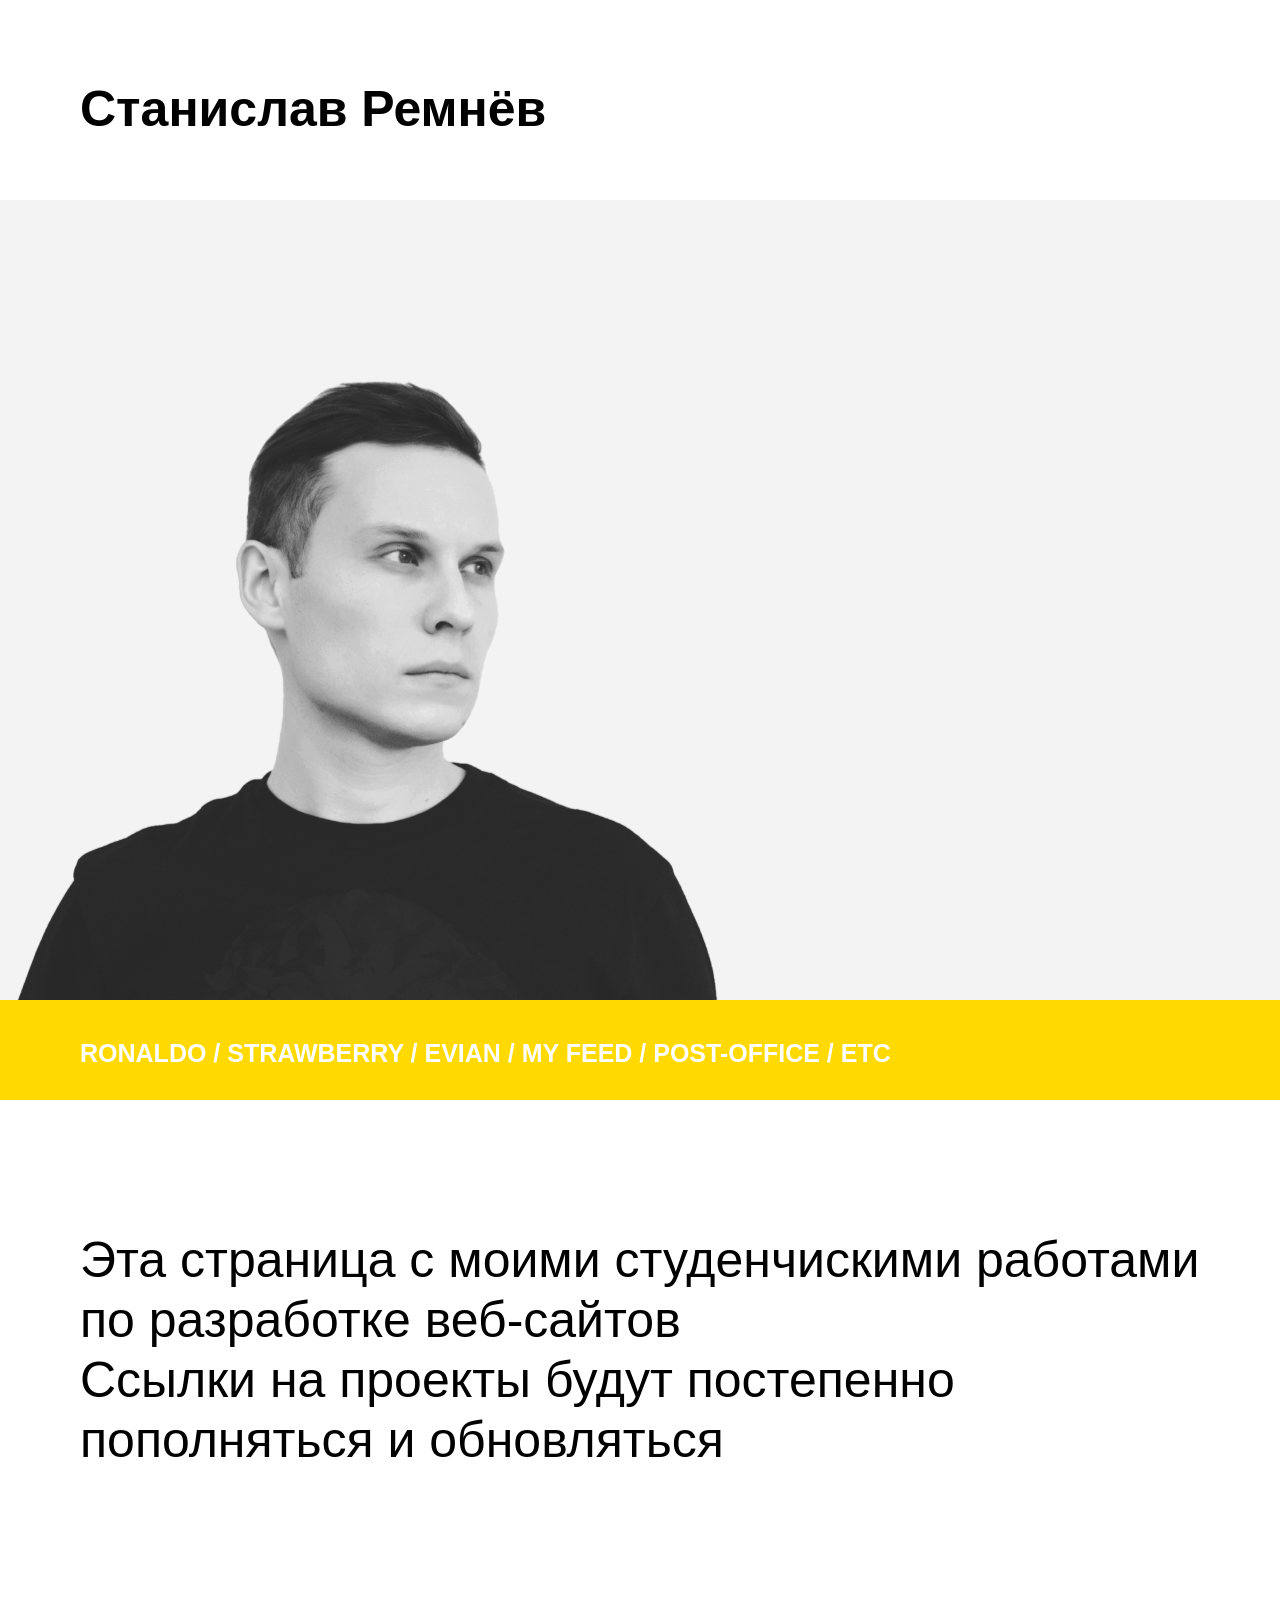
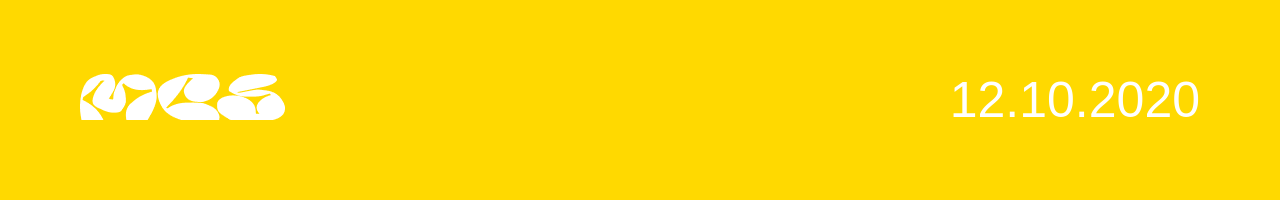
<file: index.html>
<!DOCTYPE html>
<html lang="ru">

<head>
    <meta charset="UTF-8">
    <meta name="viewport" content="width=device-width, initial-scale=1.0">
    <link rel="stylesheet" href="css/style.css">
    <title>Станислав Ремнев</title>
</head>

<body>
    <div class="page">
        <div class="info">
            <header class="header">
                <div class="header-container">
                    <h1>Станислав Ремнёв</h1>
                </div>
            </header>
        </div>

        <main class="contant">
            <div class="contant-container">
                <section class="image">

                </section>
            </div>
            <nav class="menu">
                <ul class="menu-container">
                    <li><a href="/Ronaldo/index.html">Ronaldo / </a></li>
                    <li><a href="Strawberry/index.html">Strawberry / </a></li>
                    <li><a href="Evian/index.html">Evian / </a></li>
                    <li><a href="My feed/index.html">My feed / </a></li>
                    <li><a href="Post-office/index.html">Post-office / </a></li>
                    <li><a href="#">Etc </a></li>
                </ul>
            </nav>

            <section class="about">
                <p>Эта страница с моими студенчискими работами по разработке веб-сайтов</p>
                <p>Ссылки на проекты будут постепенно пополняться и обновляться</p>
            </section>
        </main>

        <footer class="footer">
            <div class="footer-container">
                <div class="logo">
                    <a href="https://moscoding.ru" target="_blank"><img src="img/logo_mcs.png" alt="MCS"></a>
                </div>
                <p>12.10.2020</p>
            </div>
        </footer>

    </div>
</body>

</html>
</file>
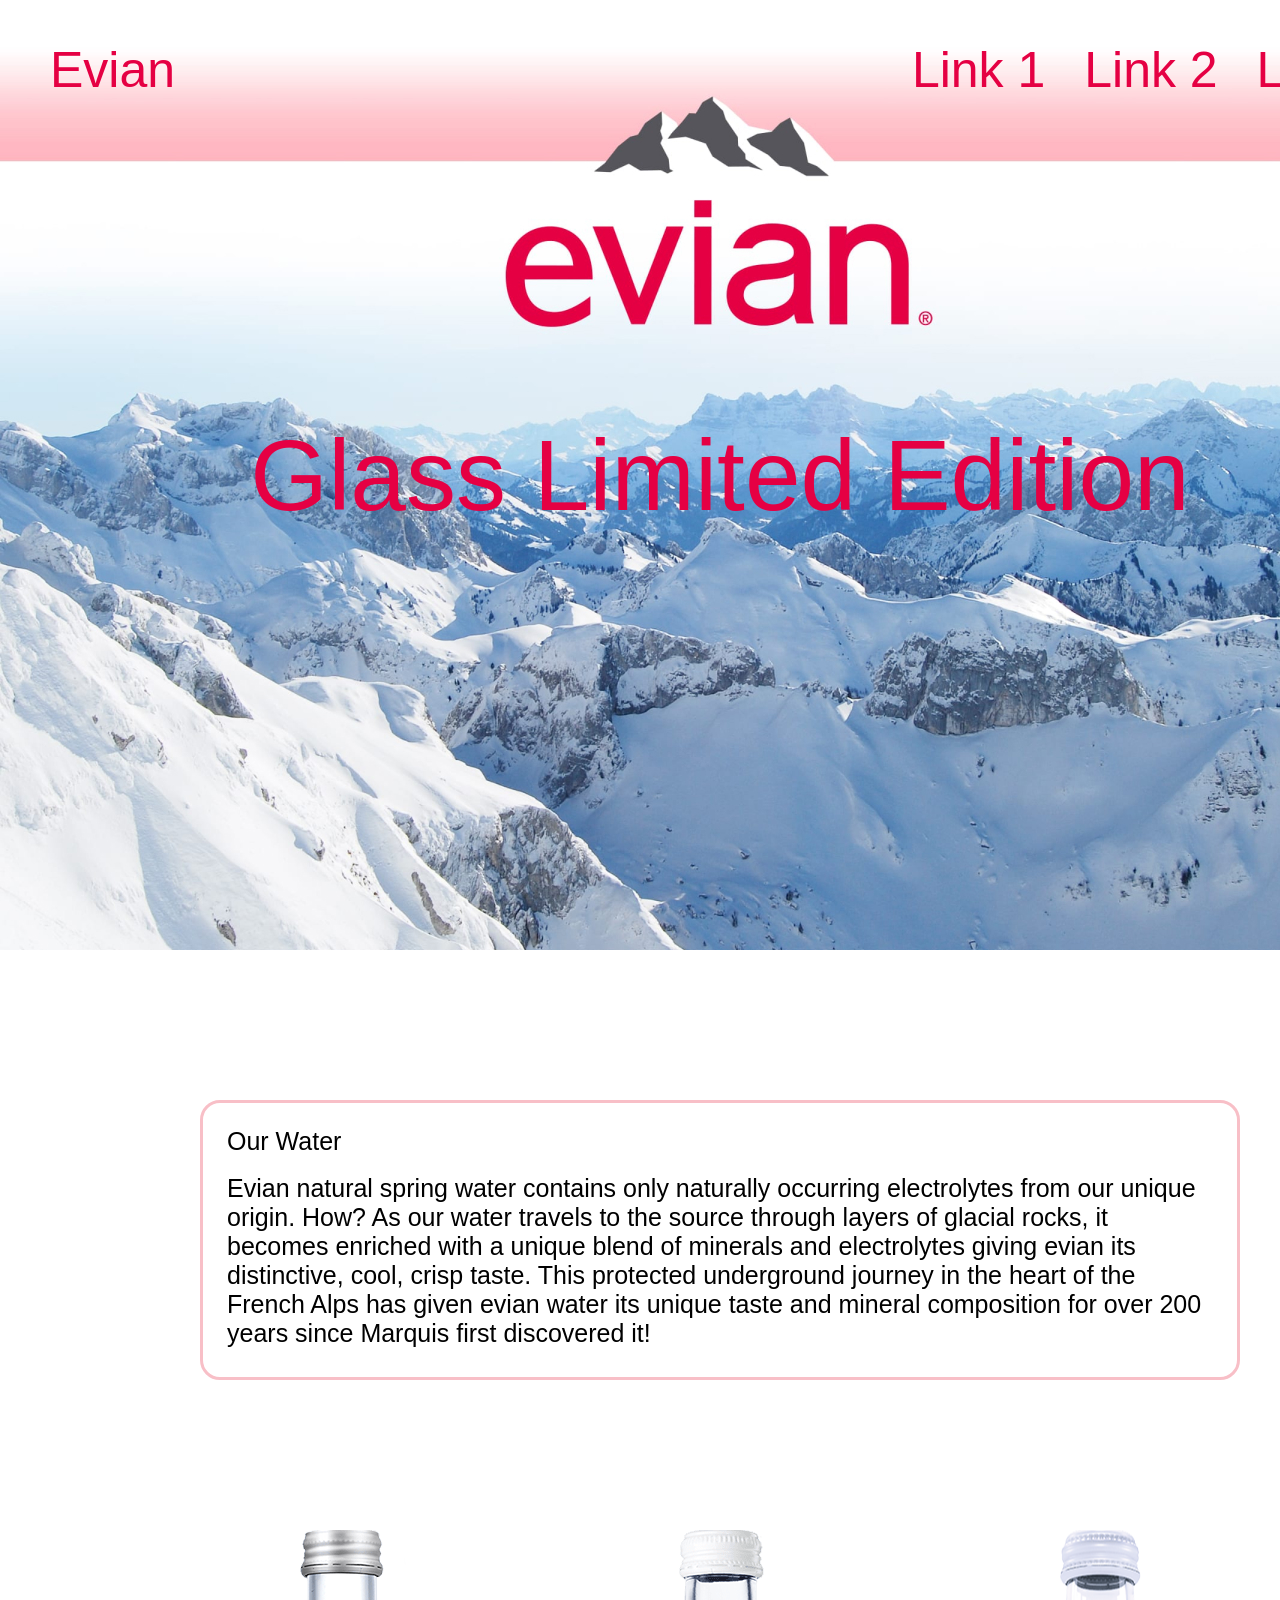
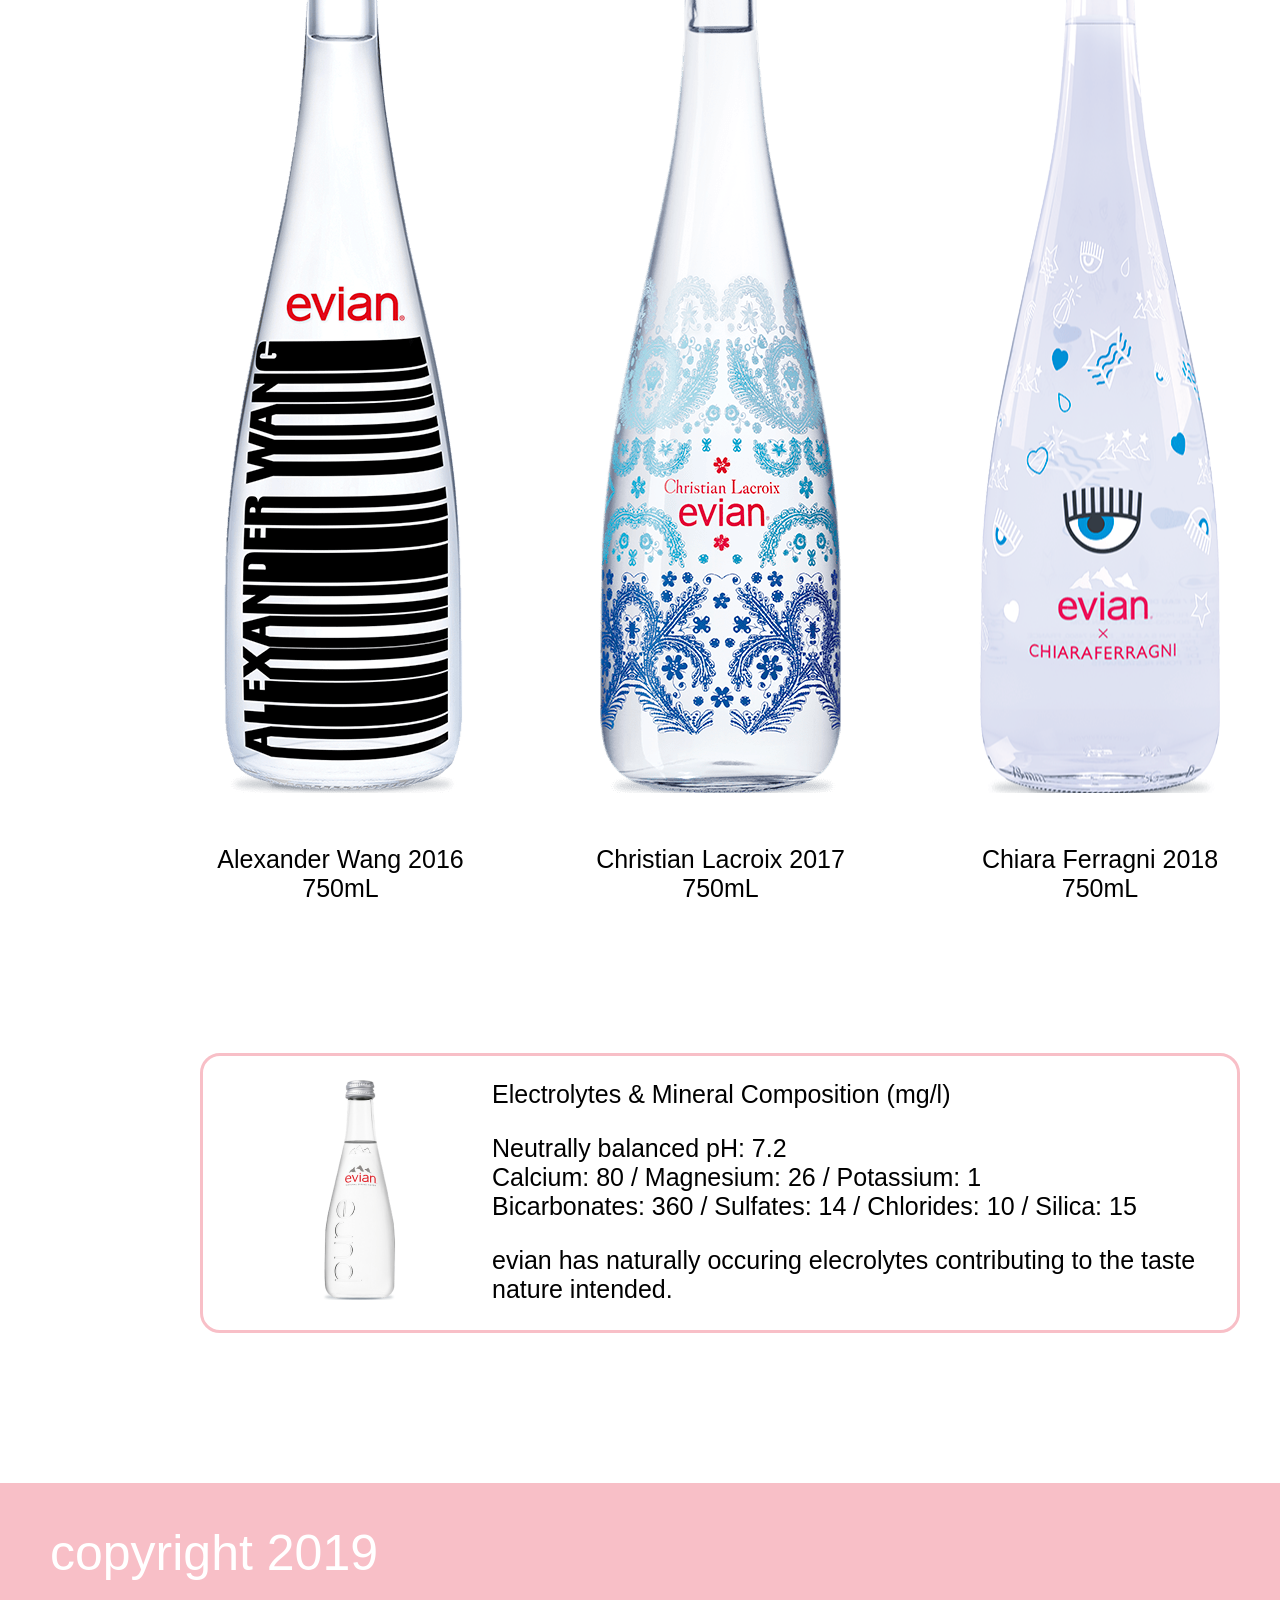
<file: Evian/index.html>
<!DOCTYPE html>
<html lang="en">

<head>
    <meta charset="UTF-8">
    <title>Document</title>
    <link rel="stylesheet" href="css/style.css">
    <!-- <link rel="stylesheet" href="css/reset.css"> -->
</head>

<body>
    <div class="page">
        <header class="header">
            <div class="logo">
                <a href="#" class="header-logo">Evian</a>
                
            </div>
            <ul class="site-navigation">
                <li><a href="#">Link 1</a></li>
                <li><a href="#">Link 2</a></li>
                <li><a href="#">Link 3</a></li>
            </ul>
        </header>
   
       
        <main class="content">
            <div class="content-container">
                    <div class="image-container">
                        <h1>Glass limited edition</h1>
                        <!-- <img src="img/evian_origins_logo.jpg" alt="Evian"> -->
                    </div>
               
                     
            <!-- ============================================================================  -->
            
            <div class="main-content">
                <div class="about-water one">
                    <h2>Our Water</h2>
                    <p>Evian natural spring water contains only naturally occurring electrolytes from our unique origin. How? As our water travels to the source through layers of glacial rocks, it becomes enriched with a unique blend of minerals and electrolytes giving evian its distinctive, cool, crisp taste. This protected underground journey in the heart of the French Alps has given evian water its unique taste and mineral composition for over 200 years since Marquis first discovered it!</p>
                </div>
    
                <div class="water">
                    <section class="water-card">
                        <img src="img/wang.png" alt="Alexandr Wang" width="" height="">
                        <div class="name-water">
                            <p>Alexander Wang 2016</p>
                            <p>750mL</p>
                        </div>
                    </section>
    
                    <section class="water-card">
                        <img src="img/blue.png" alt="Christian Lacroix 2017" width="" height="">
                        <div class="name-water">
                            <p>Christian Lacroix 2017</p>
                            <p>750mL</p>
                        </div>
                    </section>
    
                    <section class="water-card">
                        <img src="img/chiara.png" alt="Chiara Ferragni 2018" width="" height="">
                        <div class="name-water">
                            <p>Chiara Ferragni 2018</p>
                            <p>750mL</p>
                        </div>
                    </section>
                </div>
    
                <div class="about-water two">
                    <div class="about-water__img">
                        <img src="img/glass.png" alt="water glass" width="" height="">
                    </div>
                    <div class="about-water__text">
                        <p>Electrolytes & Mineral Composition (mg/l)</p>
                        <ul class="list">
                            <li>Neutrally balanced pH: 7.2</li>
                            <li>Calcium: 80 / Magnesium: 26 / Potassium: 1</li>
                            <li>Bicarbonates: 360 / Sulfates: 14 / Chlorides: 10 / Silica: 15</li>
                        </ul>
                        <p>evian has naturally occuring elecrolytes contributing to the taste nature intended.</p>
                    </div>
                </div>
            </div>

        </main>
        
        <!-- FOOTER -->
        <footer class="footer">
            <div class="footer-container">
                <p class="copyright">Copyright 2019</p>
                <a href="../index.html" class="main-page">Back</a>
            </div>
        </footer>        
    </div>
</body>

</html>
</file>
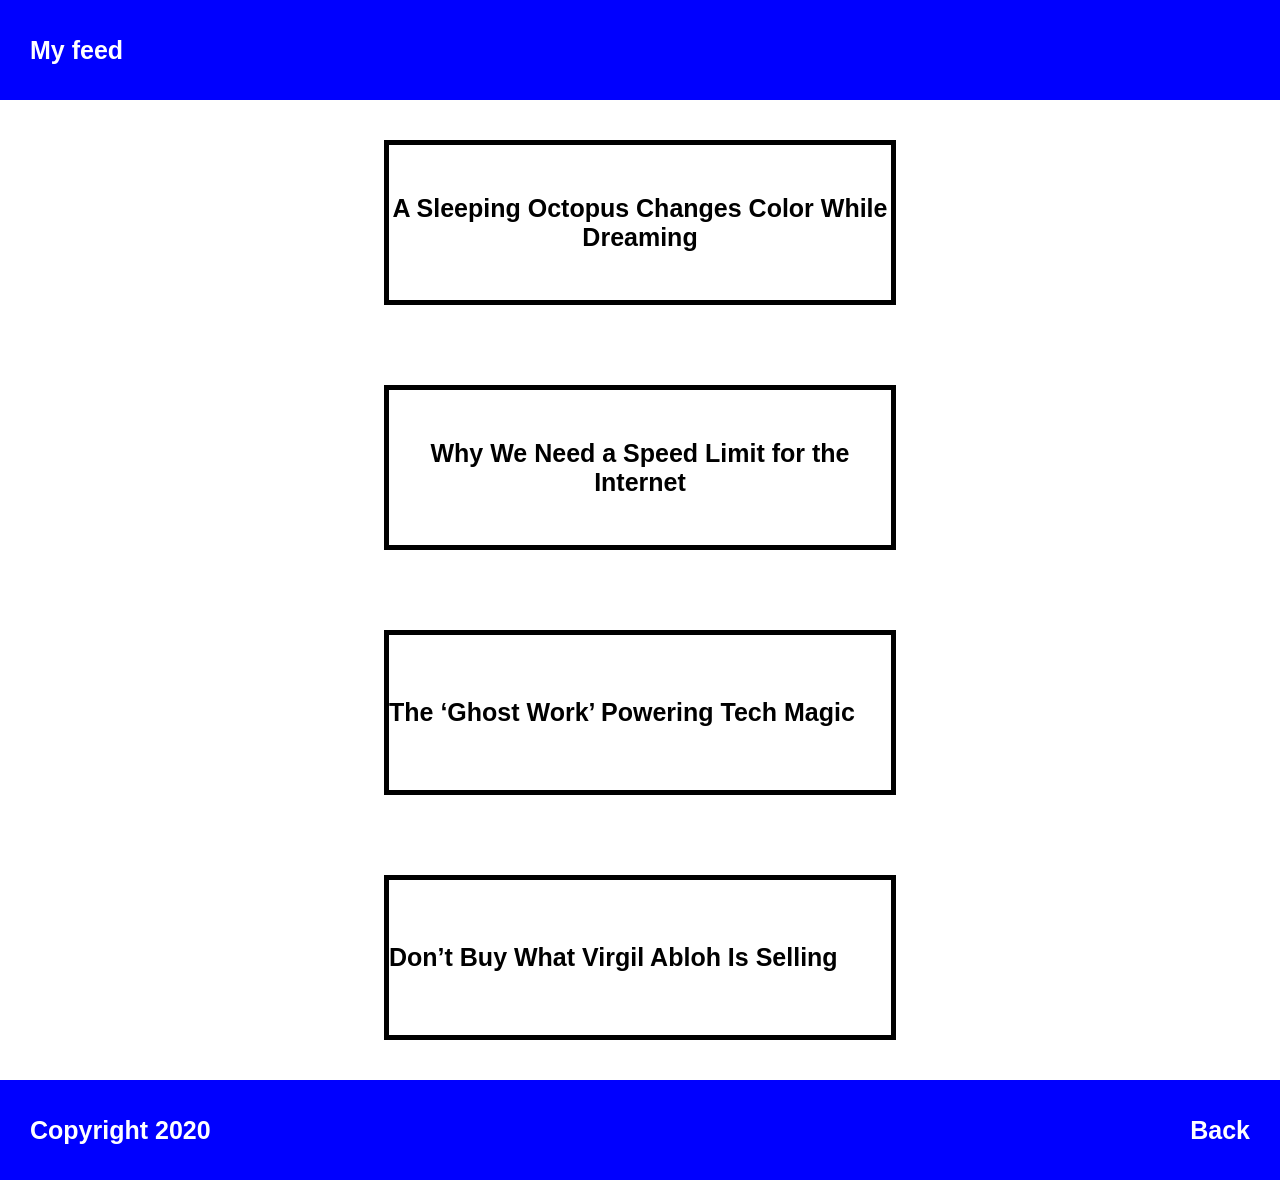
<file: My feed/index.html>
<!DOCTYPE html>
<html lang="en">
<head>
    <meta charset="UTF-8">
    <meta name="viewport" content="width=device-width, initial-scale=1.0">
    <link rel="stylesheet" href="css/style.css">
    <title>My feed</title>
</head>
<body>
    <div class="page ">
        <header class="header">
            <div class="header-wrapper">
                <div class="header-logo">
                    <a href="#">My feed</a>
                </div>
            </div>
        </header>
        
        <main class="content">
            <div class="content-card">
                <p>A Sleeping Octopus Changes Color While Dreaming</p>
            </div>
                <div class="content-card">
                <p>Why We Need a Speed Limit for the Internet</p>
            </div>
                <div class="content-card">
                <p>The ‘Ghost Work’ Powering Tech Magic</p>
            </div>
                <div class="content-card">
                <p>Don’t Buy What Virgil Abloh Is Selling</p>
            </div>
         </main>
 
         <!-- footer -->
        <footer class="footer ">
       <div class="footer-wrapper">
           <div class="footer-container">
                <p class="copyright">Copyright 2020</p>
                <p class="main-page"><a href="../index.html">Back</a></p>
           </div>
       </div>
    </footer>
    </div>

</body>
</html>
</file>
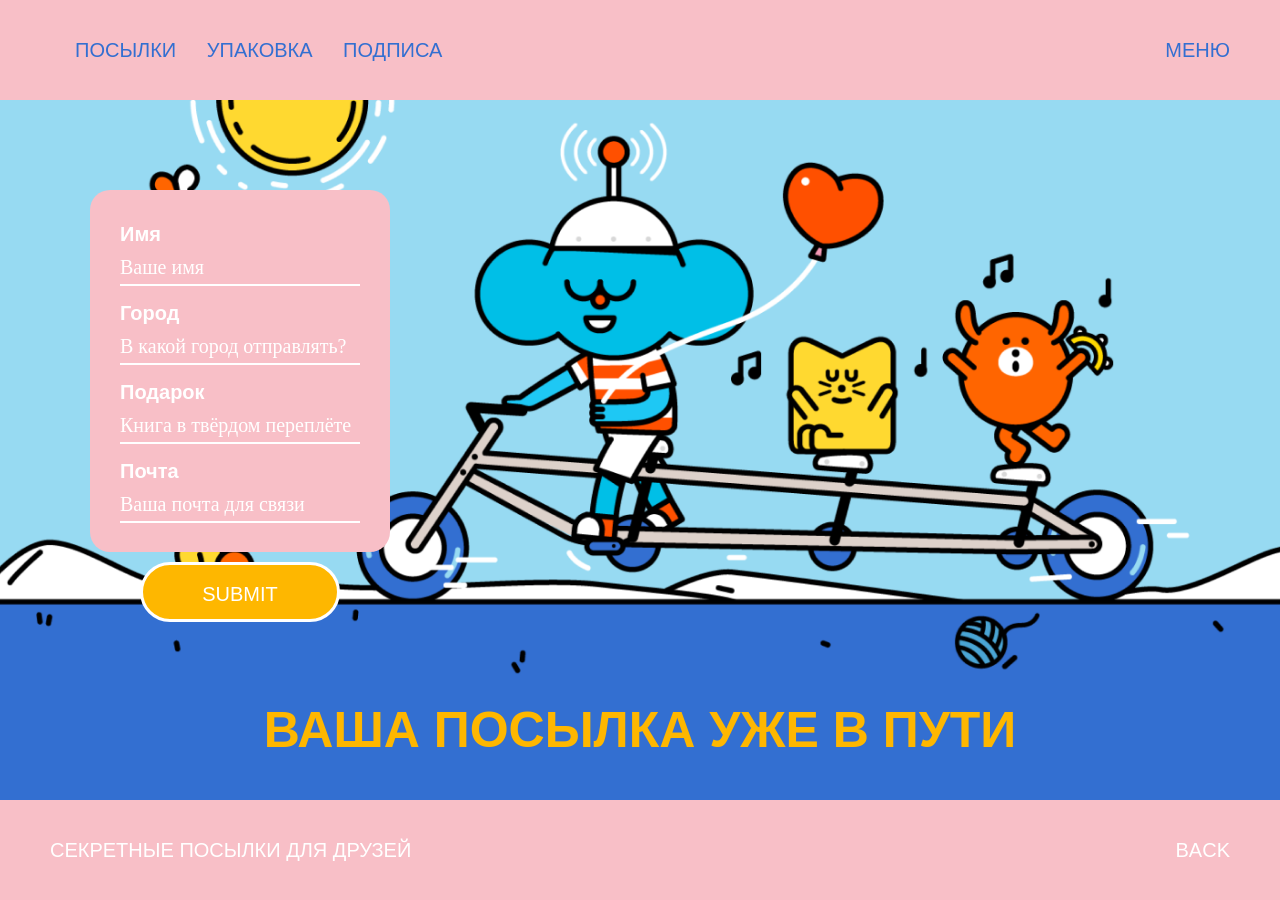
<file: Post-office/index.html>
<!DOCTYPE html>
<html lang="en">

<head>
    <meta charset="UTF-8">
    <title>Post-office</title>
    <link rel="stylesheet" href="css/style.css">
    <!-- <link rel="stylesheet" href="css/reset.css"> -->
</head>

<body>
    <div class="page">
        <header class="header">
            <ul class="site-navigation">
                <li><a href="#">Посылки</a></li>
                <li><a href="#">Упаковка</a></li>
                <li><a href="#">Подписа</a></li>
            </ul>
            <div class="menu">
                <a href="#" class="menu">Меню</a>
            </div>
        </header>

       <main>
            <div class="content">

                <form action="https://formspree.io/f/xaylpwle" method="POST">
                    <div class="form">
                        <fieldset class="personal">
                            <label for="name">Имя</label>
                            <input type="text" name="name" placeholder="Ваше имя">

                            <label for="city">Город</label>
                            <input type="text" name="city" placeholder="В какой город отправлять?">

                            <label for="present">Подарок</label>
                            <input type="text" name="present" placeholder="Книга в твёрдом переплёте">

                            <label for="email">Почта</label>
                            <input type="email" name="_replyto" placeholder="Ваша почта для связи">
                        </fieldset>
                        <input type="submit">
                    </div>
                </form>
            </div>

            <div class="title">
                <h1>Ваша посылка уже в пути</h1>
            </div>
       </main>

        <!-- FOOTER -->
        <footer class="footer">
            <div class="footer-container">
                <p class="copyright">Секретные посылки для друзей</p>
                <a href="../index.html" class="main-page">Back</a>
            </div>
        </footer>
    </div>
</body>

</html>
</file>
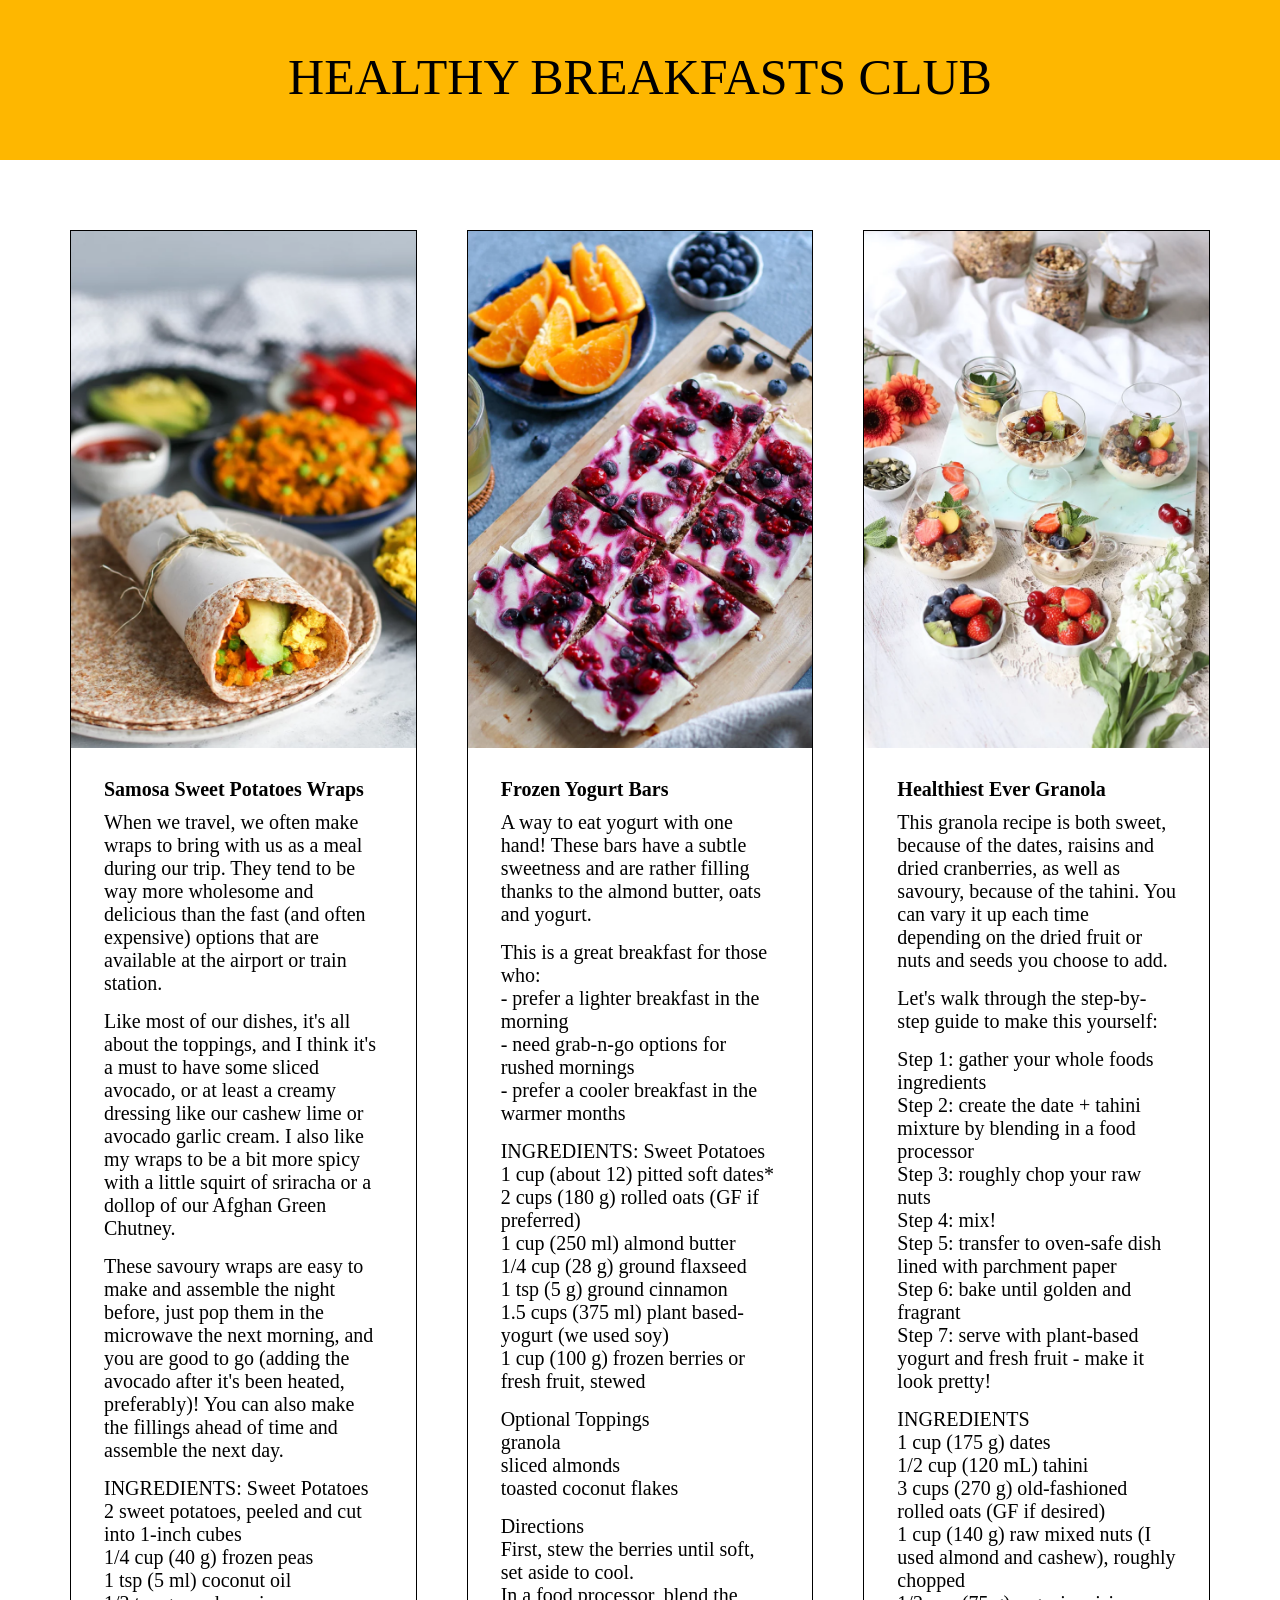
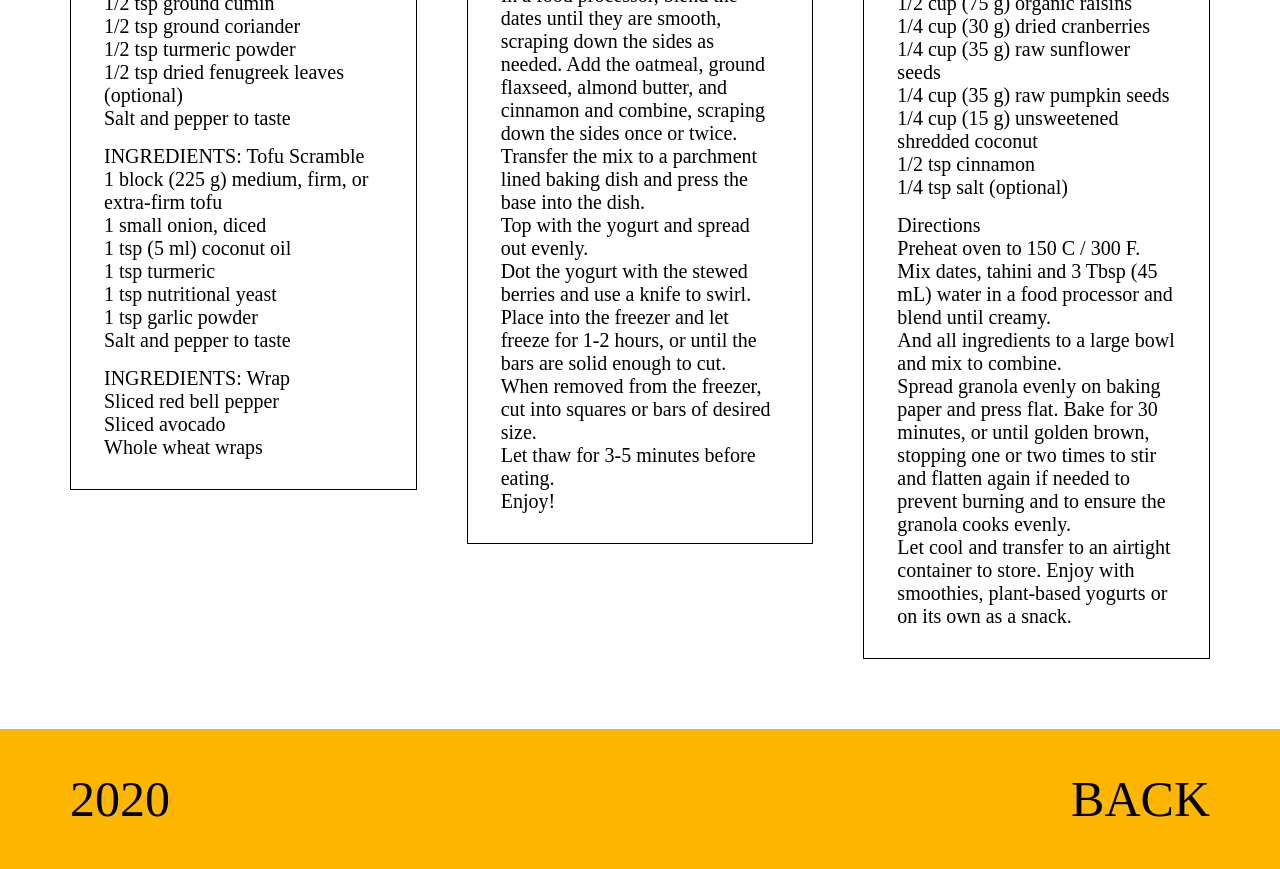
<file: Recipe/index.html>
<!DOCTYPE html>
<html lang="en">
<head>
    <meta charset="UTF-8">
    <meta name="viewport" content="width=device-width, initial-scale=1.0">
    <title>Healthy breakfasts club</title>
    <link rel="stylesheet" href="css/style.css">
</head>
<body>
    <div class="page">
      <header class="header">
        <h1>Healthy breakfasts club</h1>
      </header>
      
      <div class="columns">
        <div class="column">
          <div class="image"></div>

            <div class="column-text">
              <h2>
                Samosa Sweet Potatoes Wraps
              </h2>
              
              <p>
                When we travel, we often make wraps to bring with us as a meal during our trip. They tend to be way more wholesome and
                delicious than the fast (and often expensive) options that are available at the airport or train station.
              </p>
              
              <p>
                Like most of our dishes, it's all about the toppings, and I think it's a must to have some sliced avocado, or at least a
                creamy dressing like our cashew lime or avocado garlic cream. I also like my wraps to be a bit more spicy with a little
                squirt of sriracha or a dollop of our Afghan Green Chutney.
              </p>
              
              <p>
                These savoury wraps are easy to make and assemble the night before, just pop them in the microwave the next morning, and
                you are good to go (adding the avocado after it's been heated, preferably)! You can also make the fillings ahead of time
                and assemble the next day.
              </p>
              
              <ul>
                INGREDIENTS: Sweet Potatoes
                <li>2 sweet potatoes, peeled and cut into 1-inch cubes</li>
                <li>1/4 cup (40 g) frozen peas</li>
                <li>1 tsp (5 ml) coconut oil</li>
                <li>1/2 tsp ground cumin</li>
                <li>1/2 tsp ground coriander</li>
                <li>1/2 tsp turmeric powder</li>
                <li>1/2 tsp dried fenugreek leaves (optional)</li>
                <li>Salt and pepper to taste</li>
              </ul>
              
              <ul>
                INGREDIENTS: Tofu Scramble
                <li>1 block (225 g) medium, firm, or extra-firm tofu</li>
                <li>1 small onion, diced</li>
                <li>1 tsp (5 ml) coconut oil</li>
                <li>1 tsp turmeric</li>
                <li>1 tsp nutritional yeast</li>
                <li>1 tsp garlic powder</li>
                <li> Salt and pepper to taste</li>
              </ul>
              
              <ul>
                INGREDIENTS: Wrap
                <li>Sliced red bell pepper</li>
                <li>Sliced avocado</li>
                <li>Whole wheat wraps</li>
              </ul>
            </div>
          
        </div>
        
        <div class="column">
          <div class="image-1"></div>
          
              <div class="column-text">
                <h2>
                  Frozen Yogurt Bars
                </h2>
              
                <p>
                  A way to eat yogurt with one hand!
                  These bars have a subtle sweetness and are rather filling thanks to the almond butter, oats and yogurt.</p>
                  <ul>
                    This is a great breakfast for those who:
                    <li>- prefer a lighter breakfast in the morning</li>
                    <li>- need grab-n-go options for rushed mornings</li>
                    <li>- prefer a cooler breakfast in the warmer months</li>
                  </ul>


                  <ul>
                    INGREDIENTS: Sweet Potatoes
                 
                    <li>
                      1 cup (about 12) pitted soft dates*
                    </li>
                    <li>
                      2 cups (180 g) rolled oats (GF if preferred)
                    </li>
                    <li>
                      1 cup (250 ml) almond butter
                    </li>
                    <li>
                      1/4 cup (28 g) ground flaxseed
                    </li>
                    <li>
                      1 tsp (5 g) ground cinnamon
                    </li>
                    <li>
                      1.5 cups (375 ml) plant based-yogurt (we used soy)
                    </li>
                    <li>
                      1 cup (100 g) frozen berries or fresh fruit, stewed
                    </li>
                  
                  </ul>
                <ul>
                  Optional Toppings
                  <li>granola</li>
                  <li>sliced almonds</li>
                  <li>toasted coconut flakes</li>
                </ul>
                
                <ul>
                  Directions​
                    <li>First, stew the berries until soft, set aside to cool.</li>
                    <li>In a food processor, blend the dates until they are smooth, scraping down the sides as needed. Add the oatmeal, ground flaxseed, almond butter, and cinnamon and combine, scraping down the sides once or twice.</li>
                    <li>Transfer the mix to a parchment lined baking dish and press the base into the dish. </li>
                    <li>Top with the yogurt and spread out evenly.</li>
                    <li>Dot the yogurt with the stewed berries and use a knife to swirl. </li>
                    <li>Place into the freezer and let freeze for 1-2 hours, or until the bars are solid enough to cut.   </li>
                    <li>When removed from the freezer, cut into squares or bars of desired size. </li>
                    <li>Let thaw for 3-5 minutes before eating.</li>
                    <li>Enjoy!</li>

                </ul>
               
              </div>
          
        </div>
        
           <div class="column">
          <div class="image-2"></div>
         
          <div class="column-text">
            <h2>
              Healthiest Ever Granola
            </h2>
          
            <p>
            This granola recipe is both sweet, because of the dates, raisins and dried cranberries, as well as savoury, because of
            the tahini. You can vary it up each time depending on the dried fruit or nuts and seeds you choose to add.

            </p>
          
            <p>
              Let's walk through the step-by-step guide to make this yourself:
            </p>
          
              <ul>
                
              <li>Step 1: gather your whole foods ingredients</li>
              <li>Step 2: create the date + tahini mixture by blending in a food processor</li>
              <li>Step 3: roughly chop your raw nuts</li>
              <li>Step 4: mix!</li>
              <li>Step 5: transfer to oven-safe dish lined with parchment paper</li>
              <li>Step 6: bake until golden and fragrant</li>
              <li>Step 7: serve with plant-based yogurt and fresh fruit - make it look pretty!</li>
              </ul>
          
            <ul>
              INGREDIENTS
              <li>1 cup (175 g) dates</li>
              <li>1/2 cup (120 mL) tahini</li>
              <li>3 cups (270 g) old-fashioned rolled oats (GF if desired)</li>
              <li>1 cup (140 g) raw mixed nuts (I used almond and cashew), roughly chopped</li>
              <li>1/2 cup (75 g) organic raisins</li>
              <li>1/4 cup (30 g) dried cranberries</li>
              <li>1/4 cup (35 g) raw sunflower seeds</li>
              <li>1/4 cup (35 g) raw pumpkin seeds</li>
              <li>1/4 cup (15 g) unsweetened shredded coconut</li>
              <li>1/2 tsp cinnamon</li>
              <li>1/4 tsp salt (optional)</li>
            </ul>
          
            
              <ul>
                Directions
                  <li>Preheat oven to 150 C / 300 F.</li>
                  <li>Mix dates, tahini and 3 Tbsp (45 mL) water in a food processor and blend until creamy.</li>
                  <li>And all ingredients to a large bowl and mix to combine. </li>
                  <li>Spread granola evenly on baking paper and press flat. Bake for 30 minutes, or until golden brown, stopping one or two times to stir and flatten again if needed to prevent burning and to ensure the granola cooks evenly.</li>
                  <li>Let cool and transfer to an airtight container to store. Enjoy with smoothies, plant-based yogurts or on its own as a snack.</li>
              </ul>
              
           
            </div>
          </div>
        </div>
                    
      </div>
     
     
     
      <footer class="footer">
        <div class="footer-container ">
          <p class="date">2020</p>
          <a href="../index.html" class="main-page">Back</a>
        </div>
      </footer>


  </div>
</body>
</html>
</file>
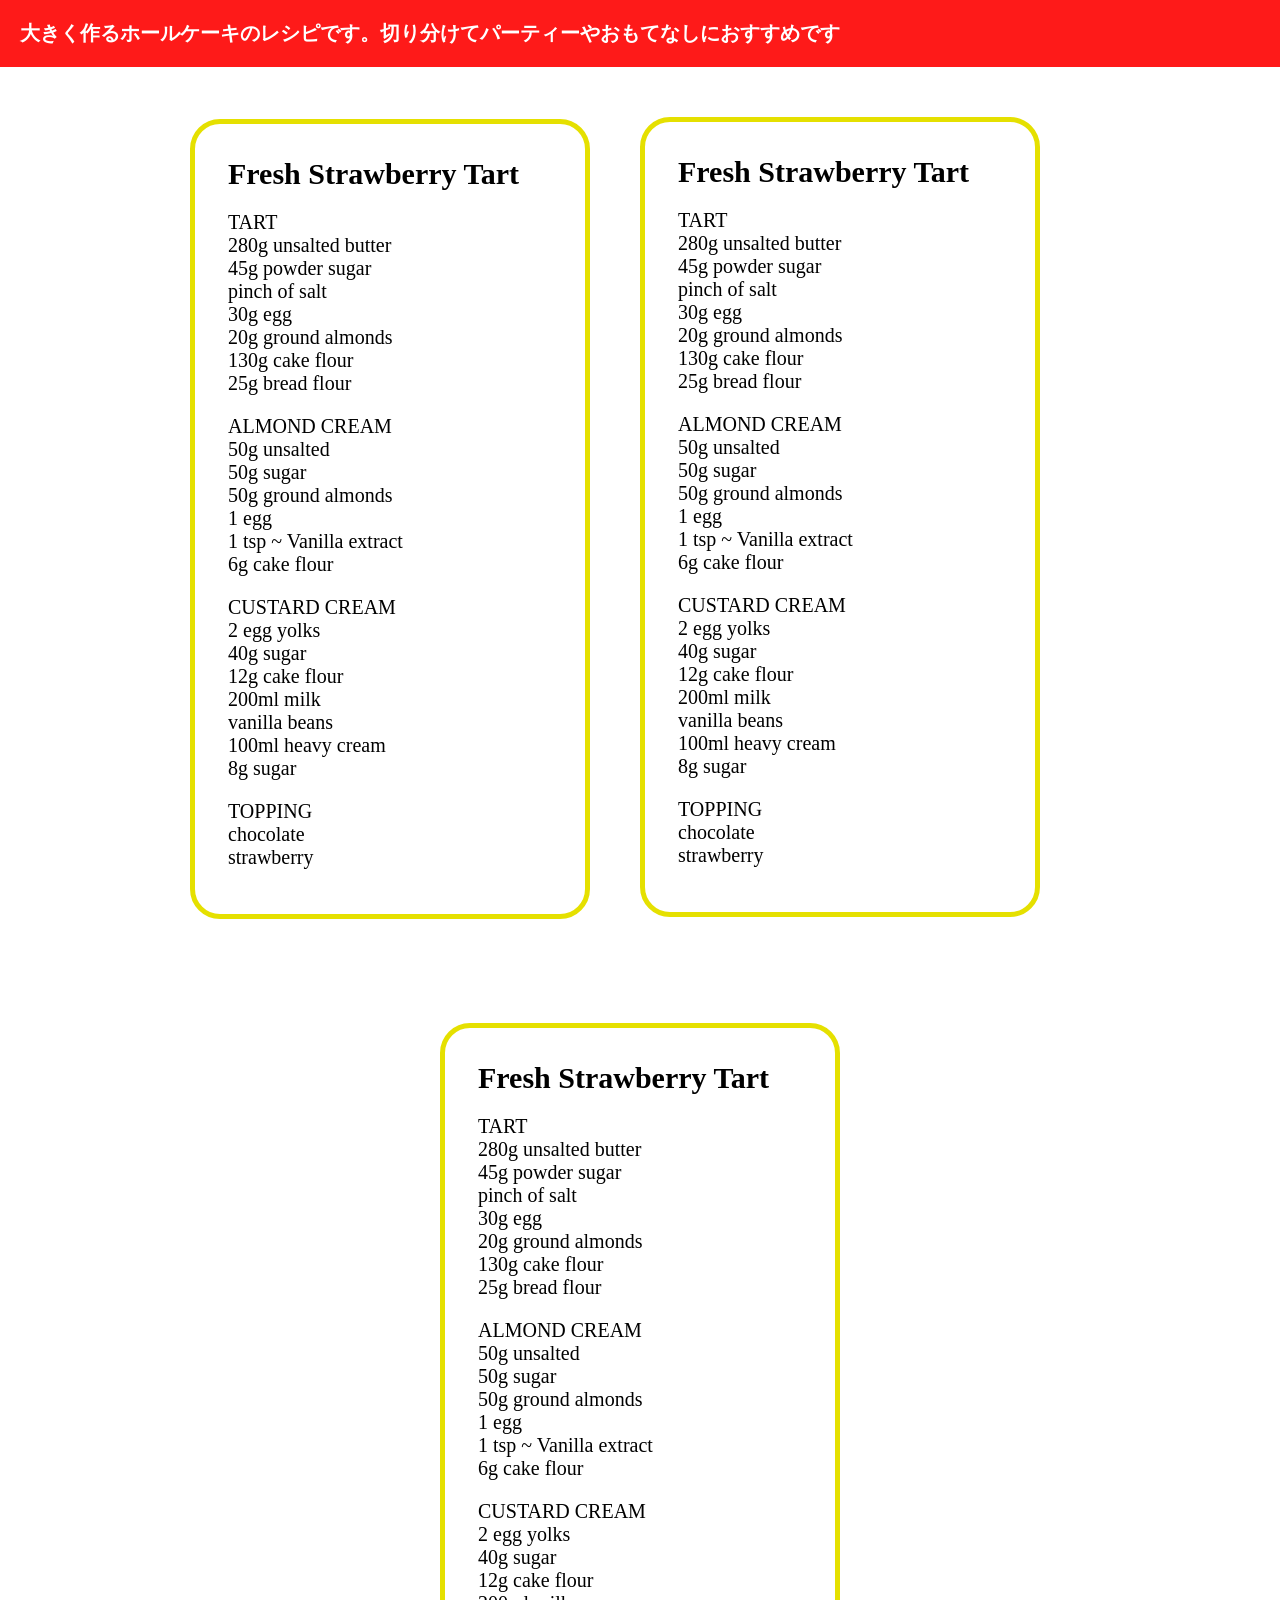
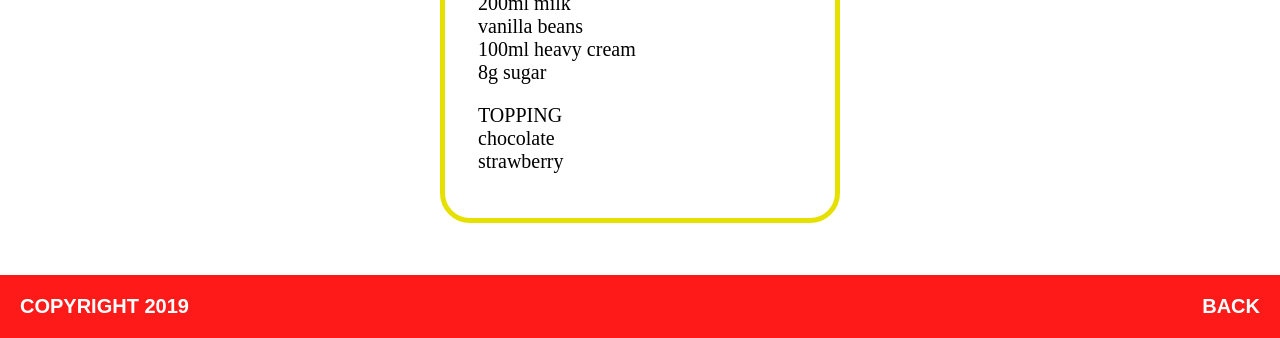
<file: Strawberry/index.html>
<!DOCTYPE html>
<html lang="en">

<head>
    <meta charset="UTF-8">
    <title>Document</title>
    <link rel="stylesheet" href="css/style.css">
    <!-- <link rel="stylesheet" href="css/reset.css"> -->
</head>

<body>
    <div class="page">
        <header class="header">
            <div class="logo">
                <h1>大きく作るホールケーキのレシピです。切り分けてパーティーやおもてなしにおすすめです</h1>
            </div>
           </header>
   
        <main class="content">
            <section class="columns columns-one">
                <h2>Fresh Strawberry Tart</h2>
                <div class="content-text">
                    <ul class="tart eat">
                        <li>TART</li>
                        <li>280g unsalted butter</li>
                        <li>45g powder sugar</li>
                        <li>pinch of salt</li>
                        <li>30g egg</li>
                        <li>20g ground almonds</li>
                        <li>130g cake flour</li>
                        <li>25g bread flour</li>
                    </ul>
                    
                    <ul class="almond eat">
                    	<li>ALMOND CREAM</li>
                    	<li>50g unsalted </li>
                    	<li>50g sugar</li>
                    	<li>50g ground almonds</li>
                    	<li>1 egg</li>
                    	<li>1 tsp ~ Vanilla extract</li>
                    	<li>6g cake flour</li>
                    </ul>
    
                    <ul class="custard eat">
                        <li>CUSTARD CREAM</li>
                        <li>2 egg yolks</li>
                        <li>40g sugar</li>
                        <li>12g cake flour</li>
                        <li>200ml milk</li>
                        <li>vanilla beans</li>
                        <li>100ml heavy cream</li>
                        <li>8g sugar</li>
                    </ul>
    
                    <ul class="toping eat">
                        <li>TOPPING</li>
                        <li>chocolate</li>
                        <li>strawberry</li>
                    </ul>
                </div>
            </section>

            <section class="columns columns-two">
                <h2>Fresh Strawberry Tart</h2>
                <div class="content-text">
                    <ul class="tart eat">
                        <li>TART</li>
                        <li>280g unsalted butter</li>
                        <li>45g powder sugar</li>
                        <li>pinch of salt</li>
                        <li>30g egg</li>
                        <li>20g ground almonds</li>
                        <li>130g cake flour</li>
                        <li>25g bread flour</li>
                    </ul>
                
                    <ul class="almond eat">
                        <li>ALMOND CREAM</li>
                        <li>50g unsalted </li>
                        <li>50g sugar</li>
                        <li>50g ground almonds</li>
                        <li>1 egg</li>
                        <li>1 tsp ~ Vanilla extract</li>
                        <li>6g cake flour</li>
                    </ul>
                
                    <ul class="custard eat">
                        <li>CUSTARD CREAM</li>
                        <li>2 egg yolks</li>
                        <li>40g sugar</li>
                        <li>12g cake flour</li>
                        <li>200ml milk</li>
                        <li>vanilla beans</li>
                        <li>100ml heavy cream</li>
                        <li>8g sugar</li>
                    </ul>
                
                    <ul class="toping eat">
                        <li>TOPPING</li>
                        <li>chocolate</li>
                        <li>strawberry</li>
                    </ul>
                </div>
            </section>

            <section class="columns columns-three">
                <h2>Fresh Strawberry Tart</h2>
                <div class="content-text">
                    <ul class="tart eat">
                        <li>TART</li>
                        <li>280g unsalted butter</li>
                        <li>45g powder sugar</li>
                        <li>pinch of salt</li>
                        <li>30g egg</li>
                        <li>20g ground almonds</li>
                        <li>130g cake flour</li>
                        <li>25g bread flour</li>
                    </ul>
                
                    <ul class="almond eat">
                        <li>ALMOND CREAM</li>
                        <li>50g unsalted </li>
                        <li>50g sugar</li>
                        <li>50g ground almonds</li>
                        <li>1 egg</li>
                        <li>1 tsp ~ Vanilla extract</li>
                        <li>6g cake flour</li>
                    </ul>
                
                    <ul class="custard eat">
                        <li>CUSTARD CREAM</li>
                        <li>2 egg yolks</li>
                        <li>40g sugar</li>
                        <li>12g cake flour</li>
                        <li>200ml milk</li>
                        <li>vanilla beans</li>
                        <li>100ml heavy cream</li>
                        <li>8g sugar</li>
                    </ul>
                
                    <ul class="toping eat">
                        <li>TOPPING</li>
                        <li>chocolate</li>
                        <li>strawberry</li>
                    </ul>
                </div>
            </section>
        </main>
        
    <!-- FOOTER -->
        <footer class="footer">
            <div class="footer-container">
                <p class="copyright">Copyright 2019</p>
                <a href="../index.html" class="main-page">Back</a>
            </div>
        </footer>
    <!-- ---------------------------------------- -->

    </div>
</body>

</html>
</file>
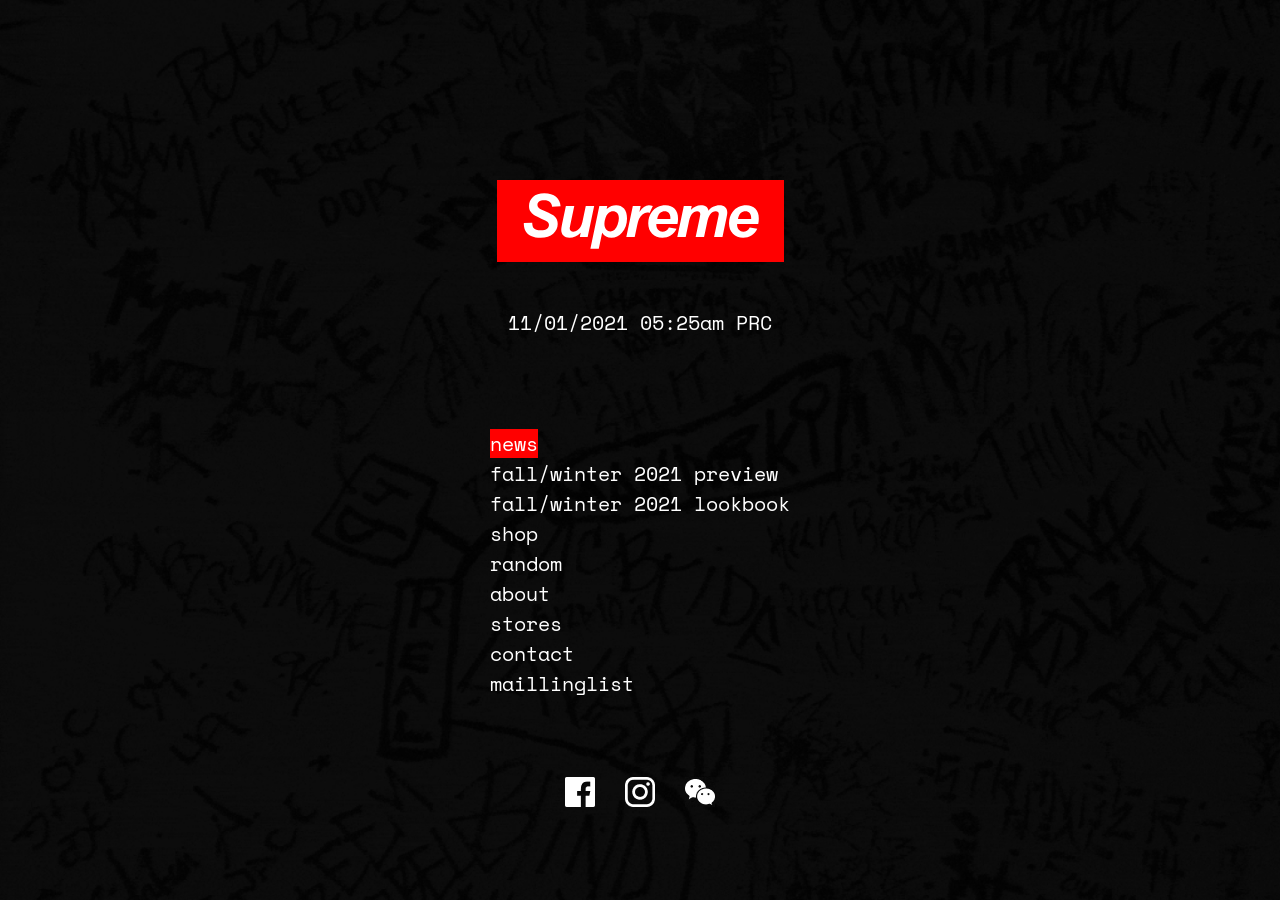
<file: Supreme/index.html>
<!DOCTYPE html>
<html lang="en">
<head>
	<meta charset="UTF-8">
	<meta name="viewport" content="width=device-width, initial-scale=1.0">
	<link rel="stylesheet" href="css/style.css">
	<title>Supreme</title>
</head>
<body>
	<div class="page page-home">

			<header class="page-header wrapper">
				<a class="page-header__logo">
					 <img class="page-header__logo-img" src="img/boxlogo.svg" alt="Supreme logo" width="287" height="82">
				</a>

				<div class="page-header__time">
					 <time datetime="2021-01-11">11/01/2021</time>
					 <time datetime="2021-01-11T05:25">05:25am PRC</time>
				</div>
		  </header>
		  <div class="main-nav main-nav__home-page">
			  <ul class="main-nav__home-list">
					<li class="site-list__item">
						 <a class="main-nav__start-link" href="news.html">news</a>
					</li>
					<li class="site-list__item">
						 <a href="#">fall/winter 2021 preview</a>
					</li>
					<li class="site-list__item">
						 <a href="#">fall/winter 2021 lookbook</a>
					</li>
					<li class="site-list__item">
						 <a href="#">shop</a>
					</li>
					<li class="site-list__item">
						 <a href="#">random</a>
					</li>
					<li class="site-list__item">
						 <a href="#">about</a>
					</li>
					<li class="site-list__item">
						 <a href="#">stores</a>
					</li>
					<li class="site-list__item">
						 <a href="#">contact</a>
					</li>
					<li class="site-list__item">
						 <a href="#">maillinglist</a>
					</li>
			  </ul>
		 </div>

		 <footer class="main-footer">
			 <section class="footer-social">
				  <a href="#" class="social social-fb"></a>
				  <a href="#" class="social social-inst"></a>
				  <a href="#" class="social social-message"></a>
			 </section>
		 </footer>
	</div>
</body>
</html>
</file>
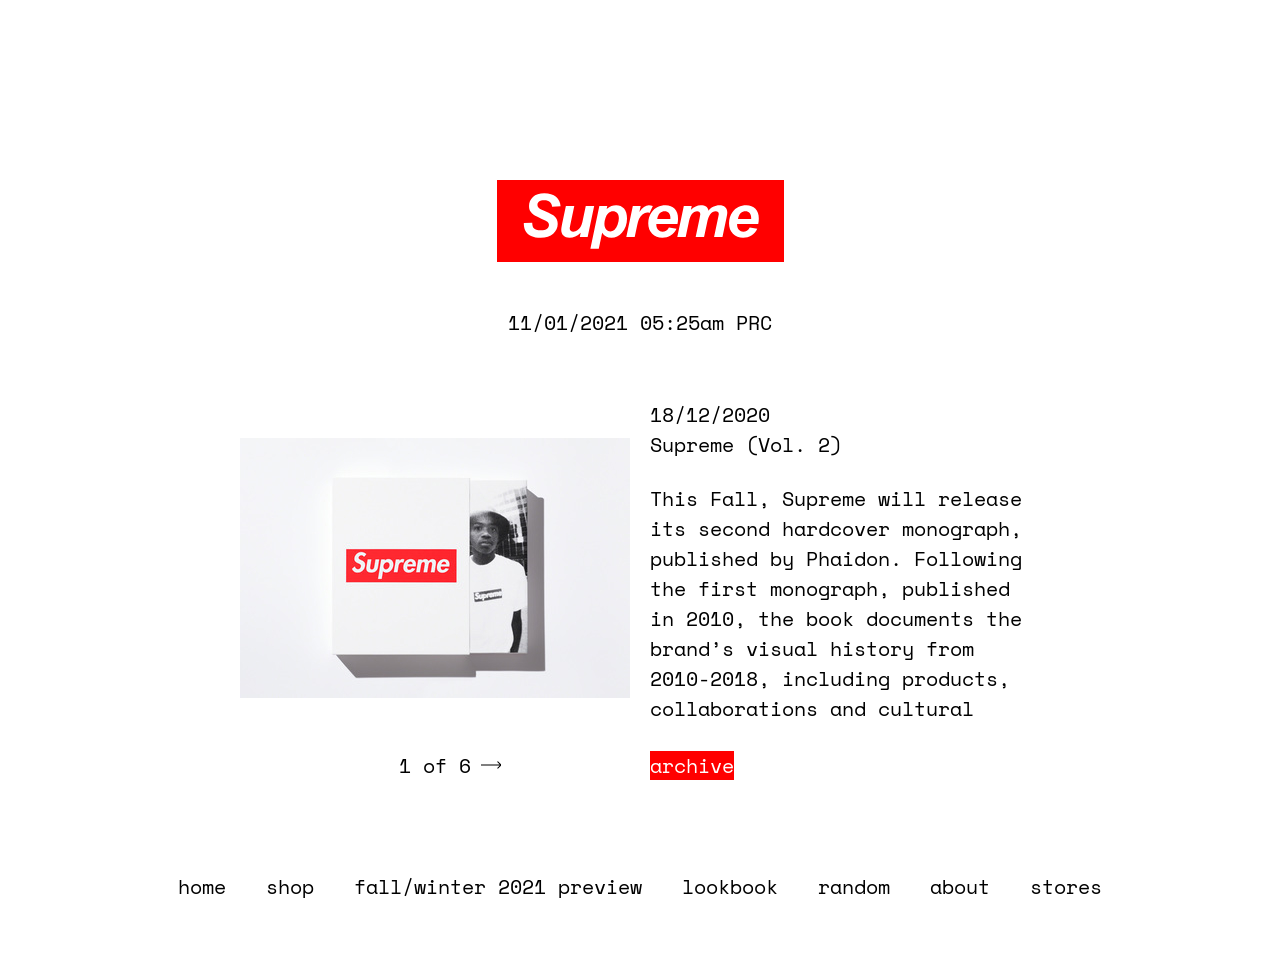
<file: Supreme/news.html>
<!DOCTYPE html>
<html lang="en">

<head>
    <meta charset="UTF-8">
    <meta name="viewport" content="width=device-width, initial-scale=1.0">
    <title>Supreme news</title>
    <link rel="stylesheet" href="css/style.css">
    <!-- <link rel="stylesheet" href="css/reset.css"> -->
</head>

<body>
    <div class="page">

        <header class="page-header wrapper">
            <a class="page-header__logo">
                <img class="page-header__logo-img" src="img/boxlogo.svg" alt="Supreme logo" width="287" height="82">
            </a>

            <div class="page-header__time-news">
                <time datetime="2021-01-11">11/01/2021</time>
                <time datetime="2020-01-11T05:25">05:25am PRC</time>
            </div>
        </header>

        <main class="main-content wrapper">
            <section class="main-content__slider">
                <img src="img/slider-img.jpg" alt="image" width="390" height="260">
                <div class="main-content__slider-toggle">
                    <button class="slider__toggle-left" type="button">назад</button>
                    <p>1 of 6</p>
                    <button class="slider__toggle-right" type="button">вперед</button>
                </div>
            </section>
            <div class="content">
                <time datetime="2020-12-18">18/12/2020</time>
                <h2>Supreme (Vol. 2)</h2>
                    <p>This Fall, Supreme will release its second hardcover monograph, published by Phaidon. Following the first monograph, published in 2010, the book documents the brand’s visual history from 2010-2018, including products, collaborations and cultural documentation.</p>
                    <div class="content-hidden">
                        <p>The book also includes a poem by Harmony Korine and essay by Carlo McCormick, and features projects with David Sims, Nobuyoshi Araki, Kate Moss and Dash Snow, among others. The 351-page book also features a product index of T-Shirts and select Lookbook imagery from Supreme’s archives.</p>
                        <p>The Supreme edition of the book comes in a slip case and includes a poster and sticker.</p>
                        <p>This edition will be available exclusively in Supreme stores and online on November 21st.</p>
                        <p>Available in Japan on November 23rd.</p>
                    </div>

                <a href="#">archive</a>
            </div>
        </main>

        <footer class="main-nav">
            <ul class="main-nav__list">
                <li class="site-list__item">
                    <a href="index.html">home</a>
                </li>
                <li class="site-list__item">
                    <a href="#">shop</a>
                </li>
                <li class="site-list__item visibility-hidden">
                    <a href="#">fall/winter 2021 preview</a>
                </li>
                <li class="site-list__item">
                    <a href="#">lookbook</a>
                </li>
                <li class="site-list__item">
                    <a href="#">random</a>
                </li>
                <li class="site-list__item">
                    <a href="#">about</a>
                </li>
                <li class="site-list__item">
                    <a href="#">stores</a>
                </li>
            </ul>
        </footer>

    </div>
</body>

</html>
</file>
<file: css/style.css>
* {
    margin: 0;
    padding: 0;
    box-sizing: border-box;
}

body {
    font-family: Helvetica, sans-serif;  
}

.header {
    height: 200px;
    /* color: white; */
    background-color: #ffffff;
    padding: 80px;
    
}

h1 {
    font-size: 50px;
}

.contant-container {
    height: 800px;
    background-image: url(../img/my_photo.jpg);
    background-repeat: no-repeat;
    background-position: left bottom;
    background-color: #F3F3F3;
}

.menu {
    height: 100px;
    background-color: #ffd900;
    padding: 39px 80px;
}

.menu li, a {
    font-size: 25px;
    font-weight: bold;
    text-transform: uppercase;
    text-decoration: none;
    list-style-type: none;
    display: inline;
    color: #ffffff;   
}

.menu-container a:hover{
    color: blue;
}

.about {
    display: flex;
    flex-direction: column;
    justify-content: center;
    min-height: 500px;
    padding: 80px;
    font-size: 50px;
    line-height: 60px;
}

.footer-container {
    display: flex;
    justify-content: space-between;
    align-items: center;
    padding: 80px;
    height: 200px;
    background-color: #ffd900;
    color: #ffffff;
}
.footer-container p {
    font-size: 50px; 
}
</file>
<file: Evian/css/style.css>
* {
    margin: 0;
    padding: 0;
    box-sizing: border-box;
}

body {
    width: 1440px;
    font-family: Arial;
    font-style: normal;
    font-weight: normal;
    margin: 0 auto;
    
}

.header {
    display: flex;
    align-items: center;
    justify-content: space-between;
    padding: 50px;
    font-size: 50px;
    position: fixed;
    width: 1440px;
    height: 140px;   
}

.header-logo {
    text-decoration: none;
    color: #E50043;
}

.site-navigation a {
    text-decoration: none;
    padding-left: 25px;
    color: #E50043;        
}

.site-navigation li {
    display: inline;
}

.image-container {
    height: 950px;
    display: flex;
    background-image: url(../img/evian_origins_logo.jpg);
}

.image-container h1 {
    margin: auto;
    font-size: 100px;
    color: #E50043;
    font-weight: normal;
    text-transform: capitalize;
}


/* ============================================================================ */

.main-content {
    display: flex;
    flex-direction: column;
    margin: 150px 0;
    
}

.about-water {
    width: 1040px;
    height: 280px;
    border: 3px solid #F8BFC7;
    border-radius: 20px;
    margin: auto;
    font-size: 25px;
    line-height: 29px;
    letter-spacing: 5%; 
    padding: 24px;

}

.about-water h2 {
    margin-bottom: 18px;
    font: inherit;
}

.water {
    display: flex;
    justify-content: space-between;
    margin: 150px 200px; 
}

.water p {
    text-align: center;
    font-size: 25px;
    line-height: 29px;
}

.name-water {
    padding-top: 48px;
}


.about-water.two {
    display: flex;
}

.about-water__text {
    font-size: 25px;
    line-height: 29px;
    /* padding: 10px; */
}

.about-water li {
    list-style-type: none;
}

.about-water ul {
    padding: 25px 0;
}

.about-water__img {
    margin: 0 82px;
}


/* footer */
.footer-container {
    display: flex;
    align-items: center;
    justify-content: space-between;
    height: 140px;
    color: #FFFFFF;
    padding: 50px;
    font-size: 50px;
    text-transform: lowercase;
    background-color: #F8BFC7;
}

.footer-container a {
    text-decoration: inherit;
    color: inherit;
}
</file>
<file: My feed/css/style.css>
*
{
    margin: 0;
    padding: 0;
    box-sizing: border-box;
}

.page {
    font-family: Helvetica, sans-serif;  
}

.header{
    display: flex;
    align-items: center;
    background-color: blue;
    height: 100px;
    
}

.header-logo a,
.footer-container a,
.footer-container p {
    text-decoration: none;
    font-style: normal;
    font-weight: bold;
    font-size: 25px;
    line-height: 29px;
    color: #FFFFFF;
}

.footer-container a {
    text-decoration: inherit;
    color: inherit;
}

.footer {
    background-color: blue;
}

@media screen and (min-width: 375px) {

    .header a {
        margin-left: 30px;
    }

    .content {
        display: flex;
        flex-direction: column;
        align-items: center;
        /* padding: 20px;   */
    }

    .content-card {
        border: 5px solid #000000;
        /* width: 330px; */
        width: 40vw;
        height: 165px;
        display: flex;
        align-items: center;
        margin: 40px;
    }

    .content-card p {
        font-family: Helvetica;
        font-style: normal;
        font-weight: bold;
        font-size: 25px;
        line-height: 29px;
        text-align: center;
    }

    .footer-container {
        height: 100px;
        padding: 30px;
        display: flex;
        justify-content: space-between;
        align-items: center;
    }
}

@media screen and (min-width: 1440px) {
    
    .page {
        height: 100vh;
        display: flex;
        flex-direction: column;
        justify-content: space-between;
    }
    
    .header a{
        margin-left: 30px;
    }

    .header-wrapper,
    .footer-wrapper  {
        width: 1440px;
        margin: auto;
    }

    .content {
         width: 1440px;
         margin: auto;
         display: flex;
         flex-direction: row;
         justify-content: center;
         flex-wrap: wrap;
    }

    .content-card {
        border: 5px solid #000000;
        width: 30vw;
        height: 300px;
        margin: 20px;
        display: flex;
        align-items: center;
    }

    .content-card p {
        font-family: Helvetica;
        font-style: normal;
        font-weight: bold;
        font-size: 50px;
        line-height: 57px;
        text-align: center;
    }
}
</file>
<file: Post-office/css/style.css>
@import url(reset.css);

* {
   margin: 0;
   padding: 0;
   box-sizing: border-box;
}

:root {
   --main-color: #f8bfc7;
   --form-text-color: #fff;
   --naw-text-color: #336fd1;
   --primary-font: Helvetica, sans-serif;
}

html {
   font-size: 10px;
}

body {
   font-family: var(--primary-font);
}

.page {
   display: flex;
   flex-direction: column;
   justify-content: space-between;
   margin: 0 auto;
   width: 100%;
   min-height: 100vh;
   background-color: #336fd1;
}

.header {
   position: fixed;
   display: flex;
   align-items: center;
   justify-content: space-between;
   z-index: 1000;
   padding: 5rem;
   font-size: 2rem;
   text-transform: uppercase;
   width: 100%;
   height: 9rem;
   background-color: var(--main-color);
}

.header a {
   text-decoration: none;
   padding-left: 2.5rem;
   color: var(--naw-text-color);
}

.header a:hover {
   color: #fff;
}

.site-navigation li {
   display: inline;
}

.content {
   margin-top: 10rem;
   min-height: 65vh;
   width: 100%;
   background-image: url(../img/background.png);
   background-repeat: no-repeat;
   background-size: cover;
   background-position: center;
}

.personal {
   background-color: var(--main-color);
   width: 30rem;
   height: 36.2rem;
   border: 0.3rem solid var(--main-text-color);
   border-radius: 2rem;
   padding: 3.3rem 3rem;
}

input {
   box-sizing: border-box;
   display: block;
   width: 24rem;
   font-family: "Times New Roman", Times, serif;
   font-weight: 400;
   font-style: normal;
   font-size: 2rem;
   line-height: 2.3rem;
   padding: 1rem 0 0.5rem;
   border: none;
   border-bottom: 0.2rem solid #fff;
   background: none;
   color: var(--form-text-color);
   margin-bottom: 1.6rem;
}

input:focus {
   outline: none;
}

/* Стилизация цвета текста внутри полей */
input::-moz-placeholder {
   color: var(--form-text-color);
}
input::-webkit-input-placeholder {
   color: var(--form-text-color);
}

.personal label {
   font-size: 2rem;
   font-weight: 700;
   line-height: 2.3rem;
   color: var(--form-text-color);
}

input[type="submit"] {
   background-color: #feb700;
   font-family: inherit;
   font-size: 2rem;
   text-transform: uppercase;
   color: #fff;

   width: 20rem;
   height: 6rem;

   border: 0.3rem solid #fff;
   border-radius: 3rem;
   cursor: pointer;
   margin: 1rem auto;
}

.form {
   position: relative;
   top: 9rem;
   left: 9rem;
   width: 30rem;
}

.title h1 {
   color: #feb700;
   text-align: center;
   text-transform: uppercase;
   font-size: 5rem;
   font-weight: bold;
   margin-top: 2rem;
}

/* footer */
.footer-container {
   display: flex;
   align-items: center;
   justify-content: space-between;
   height: 9rem;
   color: #ffffff;
   padding: 5rem;
   font-size: 2rem;
   text-transform: uppercase;
   background-color: var(--main-color);
}

.footer-container a {
   text-decoration: inherit;
   color: inherit;
}

.footer-container a:hover {
   color: var(--naw-text-color);
}
</file>
<file: Recipe/css/style.css>
@import url(reset.css);

* {
    margin: 0;
    padding: 0;
    box-sizing: border-box;
}

body {
    font-family: 'Times New Roman', Times, serif;
    font-style: normal;
    font-weight: normal;
}

.header {
    background-color: #FEB700;
    height: 160px;
    padding: 52px;    
}

.header h1 {
    font-size: 50px;
    text-transform: uppercase;
    text-align: center;
}

.columns {
    max-width: 1440px;
    margin: auto;
    padding: 70px;
    display: flex;
    justify-content: space-between;
    align-items: flex-start;
}



.column {
    width: calc((100% - 100px)/3);
    border: 1px solid #000000;  
    
}

.image {
    background-image: url(../img/Samosa\ Sweet\ Potatoes\ Wraps\ with\ Tofu\ Scramble.png);
    background-size: cover;
    background-repeat: no-repeat;
    background-position: center; 
    padding-bottom: 150%;   
} 

.image-1 {
   background-image: url(../img/Frozen\ Yogurt\ Breakfast\ Bars.png);
    background-size: cover;
    background-repeat: no-repeat;
    background-position: center;
    padding-bottom: 150%;
}

.image-2 {
   background-image: url(../img/Healthiest\ Ever\ Granola.png);
    background-size: cover;
    background-repeat: no-repeat;
    background-position: center;
    padding-bottom: 150%;

}
.column h2{
    font-style: normal;
    font-weight: bold;
    font-size: 20px;
    line-height: 23px;
    padding-bottom: 10px;
}

.column-text p, ul, li {
    font-style: normal;
    font-weight: normal;
    font-size: 20px;
    line-height: 23px;
}

.column-text{
    padding: 30px 33px;
    
}

.column-text p {
    padding-bottom: 15px;
}

.column-text ul:not(:last-child) {
    padding-bottom: 15px;
}


/* footer */
.footer {
    background-color: #FEB700;
}
.footer-container {
    display: flex;
    align-items: center;
    justify-content: space-between;
    height: 140px;
    padding: 70px;
    font-size: 50px;
    text-transform: uppercase;
    max-width: 1440px;
    margin: auto;
}

.footer-container a {
    text-decoration: inherit;
    color: inherit;
}
</file>
<file: Strawberry/css/style.css>
* {
    margin: 0;
    padding: 0;
    box-sizing: border-box;
}

body {
    width: 100%;
}

.header, footer {
    color: white;
    background-color: #FE1A19;
}

h1 {
    font-family: Helvetica, sans-serif;
    font-size: 20px;
    font-style: normal;
    font-weight: bold;
    padding: 20px;     
}

.content {
    font-size: 0;    
    text-align: center;
}

.columns {
    display: inline-block;
    vertical-align: top;
    height: 800px;
    width: 400px;
    padding: 33px;
    border-radius: 30px;
    border: 5px solid #E5E000;
    font-size: 20px;
    margin: 52px 0px;
}

.columns-two {
   margin: 50px;
}

.content-text ul, h2 {
    font-family: Times New Roman, serif;
    list-style: none;
    text-align: left;
}

.eat {
    padding-top: 20px;
}


/* FOOTER */
.footer-container {
    font-family: Helvetica, sans-serif;
    font-size: 20px;
    text-transform: uppercase;
    font-style: normal;
    font-weight: bold;
    padding: 20px;
}

.copyright {
    display: inline-block;
}

.footer-container a {
    float: right;
    color: #FFFFFF;
    text-decoration: none;
    text-transform: uppercase; 
}
</file>
<file: Supreme/css/style.css>
@import url(reset.css);
@import url('https://fonts.googleapis.com/css2?family=Space+Mono:wght@400;700&display=swap');


* {
   margin: 0;
   padding: 0;
   box-sizing: border-box;
   text-decoration: none;
}

:root {
   --main-color: #f8bfc7;
   --link-text-color: #fff;
   --naw-text-color: #336fd1;
   --black-color: #000;
   --primary-font: 'Space Mono', monospace;
}

html {
   /* font-size: 10px; */
   font-size: 62.5%;
}

body {
   font-family: var(--primary-font);
}
.page {
   /* padding: 0 1rem; */
}

.page-home {
   height: 100vh;
   background-image: url(../img/bg_black.jpg);
   background-size: cover;
   background-repeat: no-repeat;
}




.page-header{
   display: flex;
   align-items: center;
   flex-direction: column;
   padding-top: 18rem;
   font-style: normal;
   font-weight: normal;
   font-size: 2rem;
   line-height: 3rem;
}

.page-header__logo{
   margin-bottom: 38px;
}

.page-header__time {
   color: var(--link-text-color);
}

/* ---------------------------------------------------------------------------- */

.main-content__slider {
   display: flex;
   flex-direction: column;
   justify-content: space-between;
   align-items: center;
   margin: 3.8rem 2rem 0 0;
}

.main-content__slider-toggle {
   display: flex;
   padding-top: 5rem;
}

.main-content__slider-toggle p {
   font-weight: normal;
   font-size: 2rem;
   line-height: 3rem;
}

/* Кнопки переключалки у слайдера */
/* ---------------------------------------------------------------------------- */
button {
   font-size: 0;
   width: 30px;
   height: 20px;

   padding: 0;
   border: none;
   cursor: pointer;;
   background-color: transparent;
}

.slider__toggle-left,
.slider__toggle-right {
   position: relative;
}

.slider__toggle-left::before {
   display: none;
   content: "";
   position: absolute;
   top: 10px;
   left: 0;
   background-image: url(../img/arrow-left.svg);
   background-repeat: no-repeat;

   width: 20px;
   height: 20px;
}

.slider__toggle-right::before {
   content: "";
   position: absolute;
   top: 10px;
   right: 0;
   background-image: url(../img/arrow-rignt.svg);
   background-repeat: no-repeat;

   width: 20px;
   height: 20px;

}

/* ---------------------------------------------------------------------------- */

.main-content {
   display: flex;
   flex-direction: row;
   justify-content: space-between;
   max-width: 80rem;
   margin: 0 auto;
   margin-top: 6.2rem;
}

.content {
   display: inline-block;
   font-style: normal;
   font-weight: normal;
   font-size: 2rem;
   line-height: 3rem;
   max-width: 40rem;

}

.content p {
   margin: 2.4rem 0 2.2rem;
   height: 24.5rem;
   overflow: hidden;

}

.content a {
   background-color: #FF0000;
   color: var(--link-text-color);
}

.content-hidden {
   display: none;
   margin-bottom: 9.3rem;
}

.main-nav {
   display: flex;
   justify-content: center;
   margin: 9.1rem 0 7.8rem;
}

.main-nav__home-page {
   display: flex;
   justify-content: center;
}

.main-nav__list {
   display: flex;
   flex-wrap: wrap;
}

.site-list__item {
   font-style: normal;
   font-weight: normal;
   font-size: 2rem;
   line-height: 3rem;
   padding: 0 2rem;
}

.site-list__item a {
   color: var(--black-color);
}

.main-nav__home-list a {
   color: var(--link-text-color);
}

.main-nav__start-link {
   background-color: #FF0000;
}

.main-footer {
   display: flex;
   justify-content: center;
}

.footer-social {
   background-image: url(../img/social.png);
   background-repeat: no-repeat;
   width: 150px;
   height: 30px;
   cursor: pointer;

}

.social {
   width: 30px;
   height: 30px;
}


@media (max-width: 414px) {
   .page-header__logo{
      padding-top: 11.6rem;
   }

   .wrapper {
      padding: 0 1rem;
   }

   .main-content {
   flex-direction: column;
   }

   .main-content__slider {
    margin: 3.8rem 2rem;
   }

   .content p {
      height: 100%;
      overflow: visible;
   }

   .content a {
      background-color: transparent;
      color: #222;
   }

   .content h2 {
      font-size: 2.5rem;
      font-weight: bold;
   }

   .content-hidden {
      display: block;
   }

   .main-nav {
      margin: 0;
      display: flex;
      justify-content: center;

   }

   .main-nav__home-page {
      margin: 9.1rem 0 7.8rem;
   }

   .main-nav__list {
      display: flex;
      flex-direction: column;
      justify-content: space-between;
      height: 10.3rem;
      width: 35.4rem;
      padding-left: 3.5rem;
      margin: 5.2rem 0;
      line-height: 3rem;

   }

   .main-nav__start-link {
      background-color: transparent;
   }

   footer.main-nav {
      background-color: var(--black-color);
      margin-top: 10rem;
   }

   .site-list__item {
      display: flex;
      align-self: flex-start;
      margin-left: 1rem;
      padding: 0;

      color: #fff;
      font-style: normal;
      font-weight: normal;
      font-size: 2rem;
      line-height: 3rem;
   }
   .site-list__item:not(:first-child) {
      /* padding-left: 0; */
   }

   .site-list__item a {
      color: #fff;
   }

   .visibility-hidden {
      display: none;
   }
}
</file>
